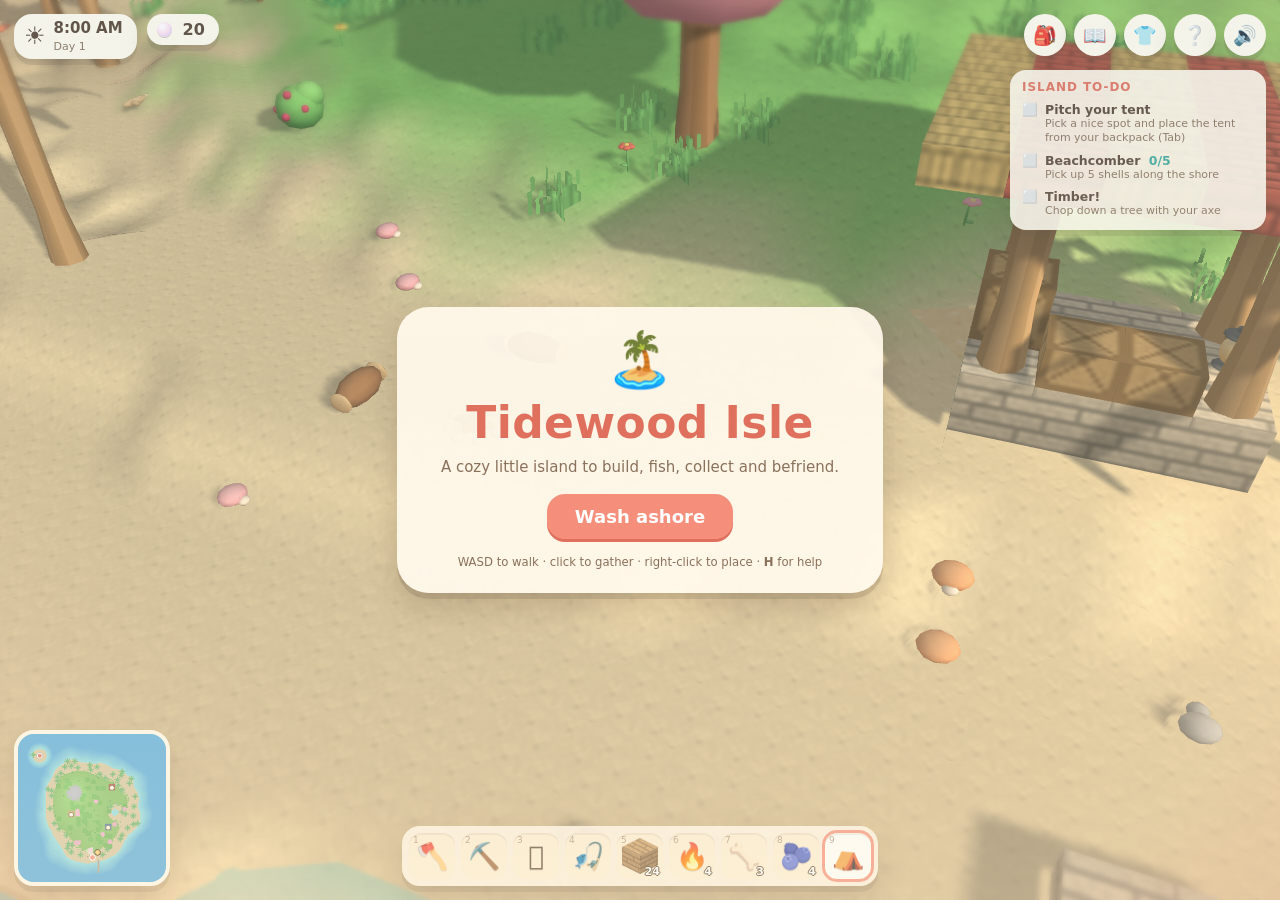
<file: index.html>
<!doctype html>
<html lang="en">
<head>
<meta charset="utf-8">
<meta name="viewport" content="width=device-width, initial-scale=1, maximum-scale=1, user-scalable=no, viewport-fit=cover">
<title>Tidewood Isle</title>
<meta name="description" content="A cozy little island to build, fish, collect and befriend.">
<meta name="theme-color" content="#8fd3f4">
<link rel="manifest" href="manifest.webmanifest">
<link rel="icon" type="image/png" href="icons/icon-192.png">
<link rel="apple-touch-icon" href="icons/icon-180.png">
<meta name="apple-mobile-web-app-capable" content="yes">
<meta name="mobile-web-app-capable" content="yes">
<meta name="apple-mobile-web-app-status-bar-style" content="black-translucent">
<meta name="apple-mobile-web-app-title" content="Tidewood">
<!-- bump ?v= on the style and script tags with each release so phones do not keep stale copies -->
<link rel="stylesheet" href="style.css?v=2">
</head>
<body>
<div id="stage"></div>
<div id="ui"></div>
<div id="boot-error"></div>

<script src="js/vendor/three.min.js?v=2"></script>
<script src="js/core.js?v=2"></script>
<script src="js/textures.js?v=2"></script>
<script src="js/blocks.js?v=2"></script>
<script src="js/items.js?v=2"></script>
<script src="js/world.js?v=2"></script>
<script src="js/mesher.js?v=2"></script>
<script src="js/env.js?v=2"></script>
<script src="js/player.js?v=2"></script>
<script src="js/camera.js?v=2"></script>
<script src="js/fx.js?v=2"></script>
<script src="js/interact.js?v=2"></script>
<script src="js/ui.js?v=2"></script>
<script src="js/game.js?v=2"></script>
<script src="js/fishing.js?v=2"></script>
<script src="js/pets.js?v=2"></script>
<script src="js/villagers.js?v=2"></script>
<script src="js/save.js?v=2"></script>
<script src="js/audio.js?v=2"></script>
<script src="js/ambient.js?v=2"></script>
<script src="js/map.js?v=2"></script>
<script src="js/boat.js?v=2"></script>
<script src="js/touch.js?v=2"></script>
<script src="js/main.js?v=2"></script>
</body>
</html>
</file>
<file: style.css>
:root {
  --cream: #fff8ea; --cream2: #fbeed4; --sand: #f0dfbc; --ink: #5b4636; --ink2: #8a715c;
  --coral: #f58f7c; --coral-d: #e0705e; --teal: #5cc4b8; --teal-d: #3fa79b; --sun: #f7cf6b; --shadow: 0 6px 0 rgba(91, 70, 54, .16), 0 14px 30px rgba(60, 40, 20, .18);
}
html, body { margin: 0; height: 100%; overflow: hidden; background: #8fd3f4; font-family: ui-rounded, "SF Pro Rounded", "Nunito", "Avenir Next", "Trebuchet MS", system-ui, sans-serif; color: var(--ink); user-select: none; -webkit-user-select: none; }
#stage, #stage canvas { position: absolute; inset: 0; display: block; }
#stage canvas { cursor: crosshair; }
#ui { position: absolute; inset: 0; pointer-events: none; font-size: 14px; }
#ui button, #ui .slot, #modal, #title, #topright, #hotbar { pointer-events: auto; }
#boot-error { display: none; position: absolute; left: 50%; top: 40%; transform: translate(-50%, -50%); background: var(--cream); padding: 18px 24px; border-radius: 16px; max-width: 80%; }
button { font: inherit; color: inherit; cursor: pointer; }
kbd { display: inline-block; background: #fff; border-radius: 6px; padding: 1px 6px; margin: 0 2px; font: inherit; font-size: .86em; font-weight: 700; box-shadow: 0 2px 0 rgba(91, 70, 54, .25); color: var(--ink); }

/* --- chips, top bar --- */
.chip { background: var(--cream); border-radius: 18px; padding: 6px 14px 6px 10px; box-shadow: var(--shadow); display: flex; align-items: center; gap: 8px; }
#topleft { position: absolute; left: 14px; top: 14px; display: flex; gap: 10px; align-items: flex-start; }
#clock-icon { font-size: 24px; line-height: 1; }
#clock b { display: block; font-size: 15px; line-height: 1.1; }
#clock small { color: var(--ink2); font-size: 11px; }
#pearls b { font-size: 16px; }
.pearl { display: inline-block; width: 15px; height: 15px; border-radius: 50%; background: radial-gradient(circle at 35% 30%, #fff, #ffe1ee 45%, #d9c2f0 100%); box-shadow: 0 1px 0 rgba(91, 70, 54, .3); vertical-align: -2px; margin-right: 3px; flex: none; }
#topright { position: absolute; right: 14px; top: 14px; display: flex; gap: 8px; }
button.round { width: 42px; height: 42px; border-radius: 50%; border: none; background: var(--cream); box-shadow: var(--shadow); font-size: 19px; line-height: 1; transition: transform .1s; }
button.round:hover { transform: translateY(-2px) scale(1.06); }

/* --- tasks --- */
#tasks { position: absolute; right: 14px; top: 70px; width: 232px; background: rgba(255, 248, 234, .9); border-radius: 16px; padding: 4px 12px 8px; box-shadow: var(--shadow); }
#tasks:empty { display: none; }
#tasks h4 { margin: 6px 0 4px; font-size: 12px; letter-spacing: .08em; text-transform: uppercase; color: var(--coral-d); }
.task { display: flex; gap: 7px; padding: 4px 0; align-items: flex-start; font-size: 12.5px; }
.task b { display: block; } .task i { font-style: normal; color: var(--teal-d); margin-left: 4px; }
.task small { color: var(--ink2); font-size: 11px; line-height: 1.25; display: block; }

/* --- hotbar --- */
#hotbar { position: absolute; left: 50%; bottom: 14px; transform: translateX(-50%); display: flex; gap: 6px; background: rgba(255, 248, 234, .88); padding: 7px; border-radius: 18px; box-shadow: var(--shadow); }
.slot { position: relative; width: 46px; height: 46px; border-radius: 12px; background: var(--cream2); box-shadow: inset 0 2px 0 rgba(91, 70, 54, .1); display: flex; align-items: center; justify-content: center; cursor: pointer; }
.slot:hover { background: #fff3d6; }
.slot.sel { background: #fff; outline: 3px solid var(--coral); outline-offset: 0; }
.slot .num { position: absolute; left: 4px; top: 2px; font-size: 9px; font-style: normal; color: var(--ink2); opacity: .7; }
.emo { font-size: 26px; line-height: 1; filter: drop-shadow(0 1px 0 rgba(91, 70, 54, .2)); }
.ico { width: 36px; height: 36px; }
.ico.slab { transform: scaleY(.6) translateY(8px); }
.count { position: absolute; right: 3px; bottom: 1px; font-size: 11px; font-weight: 800; color: #fff; text-shadow: 0 1px 0 var(--ink), 1px 0 0 var(--ink), -1px 0 0 var(--ink), 0 -1px 0 var(--ink); }
#held-name { position: absolute; left: 50%; bottom: 82px; transform: translateX(-50%); background: rgba(91, 70, 54, .78); color: #fff; padding: 4px 12px; border-radius: 12px; font-weight: 700; opacity: 0; transition: opacity .3s; white-space: nowrap; }
#held-name.show { opacity: 1; }
#hint { position: absolute; left: 50%; bottom: 114px; transform: translateX(-50%); background: rgba(255, 248, 234, .9); padding: 5px 14px; border-radius: 14px; font-size: 12.5px; opacity: 0; transition: opacity .15s; white-space: nowrap; box-shadow: 0 3px 0 rgba(91, 70, 54, .12); }
#hint.show { opacity: 1; }
#hint i { color: var(--ink2); }

/* --- toasts & floating text --- */
#toasts { position: absolute; left: 50%; top: 70px; transform: translateX(-50%); display: flex; flex-direction: column; gap: 6px; align-items: center; }
.toast { background: var(--cream); padding: 8px 18px; border-radius: 16px; box-shadow: var(--shadow); font-weight: 700; animation: pop .25s ease-out; transition: opacity .4s, transform .4s; max-width: 70vw; text-align: center; }
.toast.out { opacity: 0; transform: translateY(-8px); }
.toast.good { background: #e9fbe6; } .toast.big { font-size: 17px; padding: 12px 22px; background: #fff3c9; }
@keyframes pop { from { transform: scale(.7); opacity: 0; } to { transform: scale(1); opacity: 1; } }
.float-text { position: absolute; transform: translate(-50%, -100%); font-weight: 800; color: #fff; text-shadow: 0 2px 0 rgba(91, 70, 54, .7), 0 0 6px rgba(91, 70, 54, .5); white-space: nowrap; font-size: 15px; display: flex; gap: 8px; align-items: center; }
.float-text .emo { font-size: 18px; } .float-text .ico { width: 20px; height: 20px; vertical-align: -4px; }
.float-text.heart { font-size: 22px; }

/* --- modal --- */
#modal-back { position: absolute; inset: 0; display: none; align-items: center; justify-content: center; background: rgba(60, 45, 35, .28); pointer-events: auto; }
#modal-back.show { display: flex; }
#modal { background: var(--cream); border-radius: 26px; box-shadow: var(--shadow); padding: 16px 20px 20px; max-width: 94vw; max-height: 90vh; display: flex; flex-direction: column; animation: pop .18s ease-out; }
.phead { display: flex; align-items: baseline; gap: 12px; margin-bottom: 10px; }
.phead h2 { margin: 0; font-size: 22px; color: var(--coral-d); }
.phead .sub { color: var(--ink2); font-size: 12px; flex: 1; }
.phead .x { border: none; background: var(--cream2); width: 30px; height: 30px; border-radius: 50%; font-weight: 800; }
.cols { display: flex; gap: 20px; min-height: 0; }
.col h3 { margin: 4px 0 6px; font-size: 13px; letter-spacing: .06em; text-transform: uppercase; color: var(--ink2); display: flex; align-items: center; gap: 8px; }
.grid { display: grid; grid-template-columns: repeat(9, 46px); gap: 5px; margin-bottom: 10px; }
.grid.chest { grid-template-columns: repeat(6, 46px); }
.grid.hot .slot { background: #ffe9c4; }
.col.craft { width: 400px; display: flex; flex-direction: column; min-height: 0; }
.tag { font-size: 10.5px; background: var(--cream2); color: var(--ink2); padding: 2px 8px; border-radius: 10px; text-transform: none; letter-spacing: 0; }
.tag.ok { background: #d9f4e3; color: #2f8a63; }
.tabs { display: flex; gap: 6px; margin-bottom: 8px; flex-wrap: wrap; }
.tab { border: none; background: var(--cream2); padding: 6px 12px; border-radius: 12px; font-weight: 700; font-size: 12.5px; }
.tab.on { background: var(--teal); color: #fff; }
.scroll { overflow-y: auto; max-height: 52vh; padding-right: 6px; min-width: 380px; }
.recipe { display: flex; align-items: center; gap: 8px; padding: 5px 6px; border-radius: 12px; }
.recipe:nth-child(odd) { background: rgba(240, 223, 188, .35); }
.recipe.no .rname { color: var(--ink2); }
.rout { position: relative; width: 40px; height: 40px; display: flex; align-items: center; justify-content: center; flex: none; }
.rname { flex: 1; font-weight: 700; font-size: 13px; }
.rins { display: flex; gap: 6px; align-items: center; }
.ing { display: flex; align-items: center; gap: 2px; font-size: 11px; }
.ing .emo { font-size: 17px; } .ing .ico { width: 20px; height: 20px; }
.ing.lack b { color: var(--coral-d); }
.price { font-weight: 800; white-space: nowrap; }
button.make { border: none; background: var(--teal); color: #fff; font-weight: 800; padding: 6px 13px; border-radius: 12px; box-shadow: 0 3px 0 var(--teal-d); }
button.make:hover { filter: brightness(1.06); }
button.make:active { transform: translateY(2px); box-shadow: 0 1px 0 var(--teal-d); }
button.make:disabled { background: #e3d6bd; box-shadow: none; color: #b6a48a; cursor: default; }
button.make.primary { background: var(--coral); box-shadow: 0 3px 0 var(--coral-d); }
button.make.danger { background: #fff; color: var(--coral-d); box-shadow: 0 3px 0 #e8d9c0; }
button.make.big { font-size: 18px; padding: 12px 28px; border-radius: 18px; }
.note { background: #fff3c9; border-radius: 12px; padding: 8px 12px; margin-bottom: 8px; font-size: 12.5px; }
.shopkeep { font-size: 30px; display: flex; align-items: center; gap: 10px; margin-bottom: 8px; }
.shopkeep span { font-size: 13px; background: #fff; padding: 6px 12px; border-radius: 14px; font-style: italic; }
.jgrid { display: grid; grid-template-columns: repeat(4, 1fr); gap: 8px; }
.jcard { background: #fff; border-radius: 14px; padding: 8px 6px; text-align: center; width: 112px; }
.jcard.unknown { background: var(--cream2); opacity: .7; }
.jcard b { display: block; font-size: 12px; } .jcard small { color: var(--ink2); font-size: 10.5px; }
.jicon { height: 40px; display: flex; align-items: center; justify-content: center; }
.qrow { display: flex; gap: 10px; align-items: center; padding: 6px 8px; border-radius: 12px; }
.qrow:nth-child(odd) { background: rgba(240, 223, 188, .35); }
.qrow div { flex: 1; } .qrow small { display: block; color: var(--ink2); font-size: 11.5px; }
.qrow.done b { text-decoration: line-through; color: var(--ink2); }
.help .hrow { display: flex; align-items: center; gap: 6px; padding: 5px 0; }
.help .hrow span { margin-left: 8px; }
.help h3 { margin: 12px 0 4px; color: var(--coral-d); }
.help ul { margin: 0; padding-left: 4px; list-style: none; line-height: 1.7; }
.help { max-width: 560px; }
.dialog { text-align: center; max-width: 380px; }
.dialog h2 { margin: 4px 0 8px; color: var(--coral-d); }
.dbody { line-height: 1.5; margin-bottom: 12px; }
.dialog input { font: inherit; font-size: 18px; text-align: center; padding: 8px 12px; border-radius: 12px; border: 3px solid var(--sand); background: #fff; color: var(--ink); width: 200px; margin-bottom: 14px; outline: none; }
.dialog input:focus { border-color: var(--teal); }
.dbtns { display: flex; gap: 10px; justify-content: center; flex-wrap: wrap; }
#cursor-stack { position: fixed; display: none; pointer-events: none; transform: translate(-50%, -50%); z-index: 50; width: 46px; height: 46px; align-items: center; justify-content: center; }
#cursor-stack .emo, #cursor-stack .ico { position: absolute; left: 5px; top: 5px; }

/* --- fade, title --- */
#fade { position: absolute; inset: 0; background: #1b2140; opacity: 0; transition: opacity 1.1s; display: flex; align-items: center; justify-content: center; color: #fff; font-size: 24px; font-weight: 700; pointer-events: none; }
#fade.show { opacity: 1; pointer-events: auto; }
#title { position: absolute; inset: 0; display: none; align-items: center; justify-content: center; background: linear-gradient(rgba(143, 211, 244, .1), rgba(255, 240, 210, .35)); }
#title.show { display: flex; }
.tcard { background: rgba(255, 248, 234, .95); border-radius: 32px; padding: 26px 44px 24px; text-align: center; box-shadow: var(--shadow); display: flex; flex-direction: column; align-items: center; gap: 10px; animation: pop .3s ease-out; }
.tlogo { font-size: 54px; line-height: 1; }
.tcard h1 { margin: 0; font-size: 44px; color: var(--coral-d); letter-spacing: .01em; }
.tcard p { margin: 0 0 8px; color: var(--ink2); font-size: 15px; }
.tcard small { color: var(--ink2); margin-top: 6px; }

/* --- fishing meter --- */
#fish-ui { position: absolute; left: 50%; top: 34%; transform: translateX(-50%); display: none; flex-direction: column; align-items: center; gap: 8px; }
#fish-ui.show { display: flex; }
.fish-msg { background: var(--cream); padding: 6px 16px; border-radius: 14px; font-weight: 800; box-shadow: var(--shadow); }
.fish-bar { position: relative; width: 300px; height: 26px; background: #cfeaf6; border-radius: 13px; box-shadow: var(--shadow); overflow: hidden; border: 3px solid var(--cream); }
.fish-zone { position: absolute; top: 0; bottom: 0; background: #8fe0a8; }
.fish-mark { position: absolute; top: -2px; bottom: -2px; width: 6px; margin-left: -3px; background: var(--coral-d); border-radius: 3px; }
.fish-pips { display: flex; gap: 5px; }
.fish-pips i { width: 14px; height: 14px; border-radius: 50%; background: var(--cream2); box-shadow: inset 0 0 0 2px var(--sand); }
.fish-pips i.on { background: var(--coral); }
.bang { font-size: 46px; font-weight: 900; color: #fff; text-shadow: 0 3px 0 var(--coral-d), 0 0 14px rgba(245, 143, 124, .9); animation: pop .15s ease-out; }

/* --- name tags --- */
.nametag { position: absolute; transform: translate(-50%, -100%); background: rgba(255, 248, 234, .92); padding: 2px 9px; border-radius: 10px; font-size: 11.5px; font-weight: 800; white-space: nowrap; box-shadow: 0 2px 0 rgba(91, 70, 54, .15); }
.nametag .hearts { color: var(--coral); margin-left: 4px; letter-spacing: -1px; }
#held-name:empty, #hint:empty { display: none; }

/* --- narrow windows --- */
.tcard { max-width: 86vw; box-sizing: border-box; }
@media (max-width: 760px) {
  #tasks { top: 64px; width: 190px; font-size: 12px; }
  #hotbar { gap: 3px; padding: 5px; max-width: 96vw; box-sizing: border-box; }
  #hotbar .slot { width: calc((96vw - 40px) / 9); height: calc((96vw - 40px) / 9); max-width: 46px; max-height: 46px; }
  .cols { flex-direction: column; gap: 6px; overflow-y: auto; }
  .col.craft { width: auto; }
  .scroll { min-width: 0; max-height: 30vh; }
  .grid { grid-template-columns: repeat(9, minmax(0, 40px)); }
  .grid .slot { width: auto; height: 38px; }
  .tcard { padding: 20px 22px; } .tcard h1 { font-size: 34px; }
  #hint { white-space: normal; text-align: center; max-width: 90vw; }
  .phead .sub { display: none; }
  .jgrid { grid-template-columns: repeat(3, 1fr); } .jcard { width: auto; }
}
@media (max-width: 520px) { #tasks { display: none; } #hotbar .emo { font-size: 20px; } #hotbar .ico { width: 26px; height: 26px; } }
.lookrow { display: flex; align-items: center; gap: 8px; padding: 6px 0; }
.lookrow b { width: 64px; }
.swatch { width: 34px; height: 34px; border-radius: 50%; border: 3px solid #fff; box-shadow: 0 2px 0 rgba(91, 70, 54, .25); }
.swatch.on { outline: 3px solid var(--coral); }
#minimap { position: absolute; left: 14px; bottom: 14px; width: 148px; height: 148px; border-radius: 20px; overflow: hidden; border: 4px solid var(--cream); box-shadow: var(--shadow); background: #8fd3f4; }
#minimap canvas { width: 100%; height: 100%; display: block; }
@media (max-width: 900px) { #minimap { width: 104px; height: 104px; bottom: 76px; } }
@media (max-width: 520px) { #minimap { display: none; } }
.recipe.special { background: #fff3c9 !important; }
body.photo #ui > *:not(#modal-back):not(#fade):not(#title):not(#lens) { display: none !important; }
#modal-back { z-index: 20; } #title { z-index: 30; } #fade { z-index: 40; } #toasts { z-index: 25; }

/* --- soft-focus lens: warm vignette plus a gentle tilt-shift blur at the top and bottom edges --- */
#lens { position: absolute; inset: 0; pointer-events: none; background: radial-gradient(ellipse at 50% 46%, rgba(255, 244, 224, 0) 55%, rgba(255, 206, 160, .10) 82%, rgba(238, 150, 120, .20) 100%); }
#lens .ts { position: absolute; left: 0; right: 0; height: 21%; -webkit-backdrop-filter: blur(2.2px); backdrop-filter: blur(2.2px); }
#lens .ts.top { top: 0; -webkit-mask-image: linear-gradient(#000, transparent); mask-image: linear-gradient(#000, transparent); }
#lens .ts.bottom { bottom: 0; height: 17%; -webkit-mask-image: linear-gradient(transparent, #000); mask-image: linear-gradient(transparent, #000); }
body.nolens #lens { display: none; }
.lookrow .tab { padding: 5px 10px; font-size: 12px; }
#looks { max-width: 460px; }
.lookrow { flex-wrap: wrap; }
#modal-back.aside { background: transparent; justify-content: flex-end; padding-right: 4vw; box-sizing: border-box; }
@media (max-width: 760px) { #modal-back.aside { align-items: flex-end; justify-content: center; padding: 0 0 84px; } #modal-back.aside #modal { max-height: 46vh; overflow-y: auto; } }

/* ================= touch & phones ================= */
html, body { overscroll-behavior: none; -webkit-touch-callout: none; -webkit-tap-highlight-color: transparent; touch-action: manipulation; -webkit-text-size-adjust: 100%; }
body { position: fixed; inset: 0; width: 100%; }
#stage canvas { touch-action: none; }
/* keep the HUD clear of the notch, rounded corners and the home indicator */
:root { --sl: env(safe-area-inset-left, 0px); --sr: env(safe-area-inset-right, 0px); --st: env(safe-area-inset-top, 0px); --sb: env(safe-area-inset-bottom, 0px); }
#topleft { left: calc(14px + var(--sl)); top: calc(14px + var(--st)); }
#topright { right: calc(14px + var(--sr)); top: calc(14px + var(--st)); }
#tasks { right: calc(14px + var(--sr)); top: calc(70px + var(--st)); }
#hotbar { bottom: calc(14px + var(--sb)); }
#held-name { bottom: calc(82px + var(--sb)); }
#hint { bottom: calc(114px + var(--sb)); }
#minimap { left: calc(14px + var(--sl)); bottom: calc(14px + var(--sb)); }
@media (max-width: 900px) { #minimap { bottom: calc(76px + var(--sb)); } }
@media (max-width: 760px) { #tasks { top: calc(64px + var(--st)); } }

/* the walking stick and the action buttons */
#joy { position: absolute; width: 124px; height: 124px; margin: -62px 0 0 -62px; border-radius: 50%; box-sizing: border-box; background: rgba(255, 248, 234, .26); border: 3px solid rgba(255, 248, 234, .72); display: none; pointer-events: none; }
#joy.show { display: block; }
#joy i { position: absolute; left: 50%; top: 50%; width: 54px; height: 54px; border-radius: 50%; background: rgba(255, 248, 234, .94); box-shadow: 0 3px 0 rgba(91, 70, 54, .2); transform: translate(-50%, -50%); }
#pad { position: absolute; right: calc(14px + var(--sr)); bottom: calc(16px + var(--sb)); width: 150px; height: 130px; display: none; pointer-events: none; }
body.touch #pad { display: block; }
#ui .tb { position: absolute; padding: 0; border: none; border-radius: 50%; width: 56px; height: 56px; font-size: 25px; line-height: 1; background: rgba(255, 248, 234, .88); box-shadow: var(--shadow); touch-action: none; }
#ui .tb.big { width: 68px; height: 68px; font-size: 32px; right: 0; bottom: 0; }
#tb-use { right: 78px; bottom: 4px; }
#ui .tb.small { width: 46px; height: 46px; font-size: 21px; bottom: 80px; }
#tb-wave { right: 2px; } #tb-rot { right: 54px; } #tb-eat { right: 106px; }
#ui .tb[hidden] { display: none; }
#ui .tb.down { transform: scale(.92); background: #fff; }
#ui .tb.glow { background: #fff3c9; animation: wishglow .7s ease-in-out infinite alternate; }
@keyframes wishglow { from { box-shadow: 0 0 0 0 rgba(247, 207, 107, .9), var(--shadow); } to { box-shadow: 0 0 0 12px rgba(247, 207, 107, 0), var(--shadow); } }
.help .hrow.tools { gap: 8px; flex-wrap: wrap; margin: 6px 0; }

/* touch HUD: hints sit up top (thumbs cover the bottom), the map tucks under the clock, the list opens the journal */
body.touch #stage canvas { cursor: default; }
body.touch #hint { bottom: auto; top: calc(62px + var(--st)); white-space: normal; text-align: center; max-width: min(64vw, 520px); }
body.touch #toasts { top: calc(98px + var(--st)); }
body.touch #minimap { display: block; left: calc(14px + var(--sl)); top: calc(64px + var(--st)); bottom: auto; width: 84px; height: 84px; border-width: 3px; border-radius: 16px; }
body.touch #tasks { pointer-events: auto; }
body.touch button.round:hover, body.touch .slot:hover { transform: none; }
body.touch #modal-back.typing { align-items: flex-start; padding-top: calc(10px + var(--st)); box-sizing: border-box; }
body.touch .scroll { -webkit-overflow-scrolling: touch; overscroll-behavior: contain; }

/* a phone held sideways: very wide and very short */
@media (max-height: 520px) {
  #topleft { top: calc(8px + var(--st)); gap: 6px; }
  #topright { top: calc(8px + var(--st)); gap: 6px; }
  .chip { padding: 4px 10px 4px 8px; border-radius: 14px; }
  #clock-icon { font-size: 19px; } #clock b { font-size: 13px; } #clock small { font-size: 10px; } #pearls b { font-size: 14px; }
  button.round { width: 38px; height: 38px; font-size: 17px; }
  #tasks { top: calc(54px + var(--st)); width: 168px; padding: 2px 10px 6px; }
  #tasks h4 { font-size: 10.5px; margin: 5px 0 2px; } .task { font-size: 11.5px; padding: 2px 0; } .task small { display: none; }
  #hotbar { bottom: calc(8px + var(--sb)); gap: 4px; padding: 5px; border-radius: 15px; }
  #hotbar .slot { width: 40px; height: 40px; border-radius: 10px; }
  #hotbar .emo { font-size: 22px; } #hotbar .ico { width: 30px; height: 30px; }
  #held-name { bottom: calc(64px + var(--sb)); font-size: 12px; }
  #hint { bottom: calc(92px + var(--sb)); font-size: 12px; }
  body.touch #hint { top: calc(52px + var(--st)); }
  body.touch #toasts { top: calc(84px + var(--st)); }
  #toasts { top: 54px; } .toast { padding: 6px 14px; font-size: 13px; max-width: 58vw; } .toast.big { font-size: 14px; padding: 8px 16px; }
  body.touch #minimap { top: calc(52px + var(--st)); width: 76px; height: 76px; }
  #pad { bottom: calc(10px + var(--sb)); }
  #modal { max-height: calc(100vh - 12px); max-height: calc(100dvh - 12px); max-width: calc(100vw - 16px - var(--sl) - var(--sr)); padding: 10px 14px 12px; border-radius: 20px; box-sizing: border-box; }
  .phead { margin-bottom: 6px; } .phead h2 { font-size: 18px; } .phead .sub { font-size: 11px; }
  .cols { gap: 12px; }
  .col h3 { margin: 2px 0 4px; font-size: 11.5px; }
  .grid, .grid.chest { gap: 4px; margin-bottom: 6px; }
  .grid { grid-template-columns: repeat(9, 36px); } .grid.chest { grid-template-columns: repeat(6, 36px); }
  .grid .slot { width: 36px; height: 36px; border-radius: 9px; }
  .grid .emo { font-size: 21px; } .grid .ico { width: 28px; height: 28px; }
  .col.craft { width: auto; flex: 1; min-width: 232px; }
  .scroll { min-width: 0; max-height: calc(100vh - 150px); max-height: calc(100dvh - 150px); }
  .tabs { gap: 4px; margin-bottom: 6px; } .tab { padding: 5px 9px; font-size: 11.5px; }
  .recipe { padding: 3px 5px; gap: 6px; } .rout { width: 32px; height: 32px; } .rout .emo { font-size: 21px; } .rout .ico { width: 28px; height: 28px; } .rname { font-size: 12px; }
  button.make { padding: 5px 10px; font-size: 12.5px; }
  .jgrid { grid-template-columns: repeat(5, 1fr); gap: 6px; } .jcard { width: auto; min-width: 92px; padding: 6px 4px; } .jicon { height: 32px; }
  .help { max-width: 640px; } .help .hrow { padding: 3px 0; font-size: 12.5px; } .help ul { line-height: 1.5; font-size: 12.5px; }
  .dialog { max-width: 440px; } .dialog h2 { margin: 2px 0 6px; font-size: 19px; } .dbody { margin-bottom: 8px; font-size: 13px; line-height: 1.4; }
  .dialog input { font-size: 17px; padding: 6px 10px; margin-bottom: 10px; }
  .tcard { padding: 12px 30px 14px; gap: 6px; border-radius: 24px; } .tlogo { font-size: 32px; } .tcard h1 { font-size: 30px; } .tcard p { font-size: 13px; margin-bottom: 4px; }
  button.make.big { font-size: 16px; padding: 9px 22px; border-radius: 15px; }
  #fish-ui { top: 22%; }
  .lookrow { padding: 3px 0; gap: 6px; } .swatch { width: 28px; height: 28px; border-width: 2px; } #looks { max-width: 400px; } .lookrow b { width: 58px; font-size: 12.5px; }
  #modal-back.aside { padding-right: calc(8px + var(--sr)); } #modal-back.aside #modal { overflow-y: auto; }
}
/* a phone held upright */
@media (max-width: 520px) {
  body.touch #tasks { display: block; top: calc(64px + var(--st)); width: 150px; padding: 2px 10px 6px; }
  body.touch #tasks .task small { display: none; } body.touch #tasks:empty { display: none; }
  body.touch #pad { bottom: calc(78px + var(--sb)); }
  body.touch #held-name { bottom: calc(66px + var(--sb)); }
  body.touch #hint { max-width: 62vw; left: calc(14px + var(--sl)); transform: none; top: calc(154px + var(--st)); text-align: left; }
  body.touch #toasts { top: calc(64px + var(--st)); left: calc(14px + var(--sl)); transform: none; align-items: flex-start; max-width: 54vw; }
  body.touch .toast { max-width: 54vw; text-align: left; font-size: 13px; padding: 6px 12px; }
  body.touch #minimap { top: auto; bottom: calc(78px + var(--sb)); width: 72px; height: 72px; }
  #topright { gap: 5px; } button.round { width: 38px; height: 38px; font-size: 17px; }
  #modal { max-width: calc(100vw - 12px); padding: 12px 12px 14px; box-sizing: border-box; }
  .jgrid { grid-template-columns: repeat(3, 1fr); }
}
/* a small phone held sideways (iPhone SE and similar): keep the backpack side by side, and the hotbar clear of the buttons */
@media (max-height: 520px) and (min-width: 560px) {
  .cols { flex-direction: row; overflow: visible; gap: 10px; }
  .scroll { max-height: calc(100vh - 150px); max-height: calc(100dvh - 150px); }
}
@media (max-height: 520px) and (max-width: 740px) {
  #hotbar { gap: 3px; padding: 4px; }
  #hotbar .slot { width: 36px; height: 36px; max-width: none; max-height: none; }
  #hotbar .emo { font-size: 20px; } #hotbar .ico { width: 27px; height: 27px; }
  #pad { right: calc(8px + var(--sr)); }
  #ui .tb { width: 50px; height: 50px; font-size: 22px; } #ui .tb.big { width: 62px; height: 62px; font-size: 29px; } #tb-use { right: 70px; }
  #ui .tb.small { width: 42px; height: 42px; font-size: 19px; bottom: 72px; } #tb-rot { right: 50px; } #tb-eat { right: 98px; }
  .grid { grid-template-columns: repeat(9, 31px); } .grid.chest { grid-template-columns: repeat(6, 31px); }
  .grid .slot { width: 31px; height: 31px; } .grid .emo { font-size: 18px; } .grid .ico { width: 24px; height: 24px; }
  .col.craft { min-width: 214px; }
  #tasks { width: 150px; }
}
.phead .x { margin-left: auto; flex: none; }
/* upright phones: clock and pearls stack on the left so the round buttons fit beside them */
@media (max-width: 520px) {
  #topleft { flex-direction: column; gap: 6px; align-items: flex-start; }
  #topright { gap: 4px; } button.round { width: 35px; height: 35px; font-size: 16px; }
  #clock { max-width: calc(100vw - 232px - var(--sl) - var(--sr)); box-sizing: border-box; padding: 5px 10px 5px 8px; }
  #clock > div { min-width: 0; } #clock small { display: block; white-space: nowrap; overflow: hidden; text-overflow: ellipsis; }
  #clock-icon { font-size: 20px; } #clock b { font-size: 13.5px; }
  #pearls { padding: 4px 10px 4px 8px; }
  body.touch #tasks { top: calc(58px + var(--st)); width: 146px; }
  body.touch #toasts { top: calc(104px + var(--st)); max-width: 50vw; }
  body.touch .toast { max-width: 50vw; }
  body.touch #hint { top: auto; bottom: calc(172px + var(--sb)); max-width: 52vw; }
}
#title-a2hs { background: #fff3c9; border-radius: 12px; padding: 6px 12px; line-height: 1.35; font-size: 12px; margin-top: 4px; }
@media (max-height: 520px) { .tcard small { margin-top: 2px; font-size: 11.5px; } #title-a2hs { padding: 4px 10px; font-size: 11px; } }
/* sideways phones: messages stay in the gap between the map on the left and the to-do list on the right */
@media (max-height: 520px) {
  .toast, .toast.big { max-width: calc(100vw - 2 * (212px + max(var(--sl), var(--sr)))); box-sizing: border-box; }
  body.touch #hint { max-width: calc(100vw - 2 * (212px + max(var(--sl), var(--sr)))); box-sizing: border-box; }
}
/* sideways phones: the hint sits in the clear strip above the hotbar (thumbs are out at the sides), toasts keep the top */
@media (max-height: 520px) {
  body.touch #hint { top: auto; bottom: calc(92px + var(--sb)); max-width: calc(100vw - 2 * (176px + max(var(--sl), var(--sr)))); }
  body.touch #toasts { top: calc(52px + var(--st)); }
}
@media (max-width: 520px) {
  body.touch #held-name { left: calc(14px + var(--sl)); transform: none; bottom: calc(160px + var(--sb)); }
  body.touch #hint { bottom: calc(196px + var(--sb)); }
}
</file>
